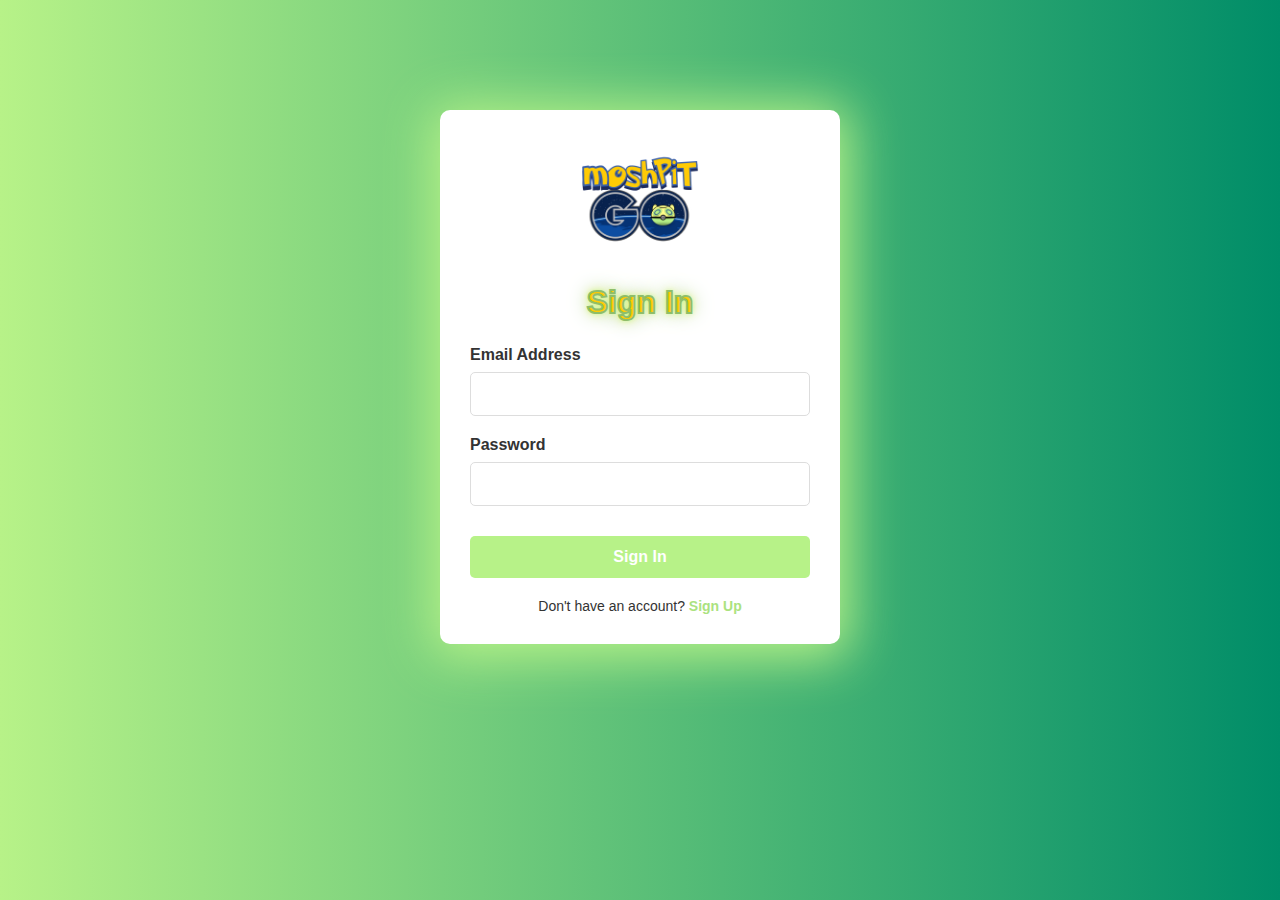
<file: html/signin.html>
<!DOCTYPE html>
<html lang="en">
<head>
    <meta charset="UTF-8">
    <meta name="viewport" content="width=device-width, initial-scale=1.0">
    <title>Pokémon GO - Sign In</title>
    <link rel="stylesheet" href="/css/sign-in-out.css">
</head>
<body>
    <div class="auth-container">
        <img src="/elements/nav_logo.png" alt="Pokémon GO Logo" class="logo">
        <h1>Sign In</h1>
        
        <form id="signinForm">
            <div class="form-group">
                <label for="email">Email Address</label>
                <input type="email" id="email" name="email" required>
                <div class="error-message" id="email-error"></div>
            </div>
            
            <div class="form-group">
                <label for="password">Password</label>
                <input type="password" id="password" name="password" required>
                <div class="error-message" id="password-error"></div>
            </div>
            
            <button type="submit">Sign In</button>
            
            <div class="auth-footer">
                <p>Don't have an account? <a href="signup.html">Sign Up</a></p>
                <div class="error-message" id="auth-error"></div>
            </div>
        </form>
    </div>

    <script>
        document.getElementById('signinForm').addEventListener('submit', function(e) {
            e.preventDefault();
            
            // Reset errors
            resetErrors();
            
            // Get form values
            const email = document.getElementById('email').value.trim();
            const password = document.getElementById('password').value;
            
            // Basic validation
            let isValid = true;
            
            if (!validateEmail(email)) {
                showError('email-error', 'Please enter a valid email');
                isValid = false;
            }
            
            if (password.length < 6) {
                showError('password-error', 'Password must be at least 6 characters');
                isValid = false;
            }
            
            if (!isValid) return;
            
            // Check if user exists
            const users = JSON.parse(localStorage.getItem('pokemonGoUsers')) || [];
            const user = users.find(u => u.email === email && u.password === password);
            
            // In the signinForm submit handler
            if (user) {
            // Store current user session
                localStorage.setItem('currentUser', JSON.stringify(user));
                window.location.href = 'home.html'; // Changed from profile.html to index.html
            } else {
                showError('auth-error', 'Account not found. Please sign up.');
            }
        });
        
        function resetErrors() {
            document.querySelectorAll('.error-message').forEach(el => {
                el.textContent = '';
                el.style.display = 'none';
            });
        }
        
        function showError(id, message) {
            const el = document.getElementById(id);
            el.textContent = message;
            el.style.display = 'block';
        }
        
        function validateEmail(email) {
            const re = /^[^\s@]+@[^\s@]+\.[^\s@]+$/;
            return re.test(email);
        }
    </script>
</body>
</html>
</file>
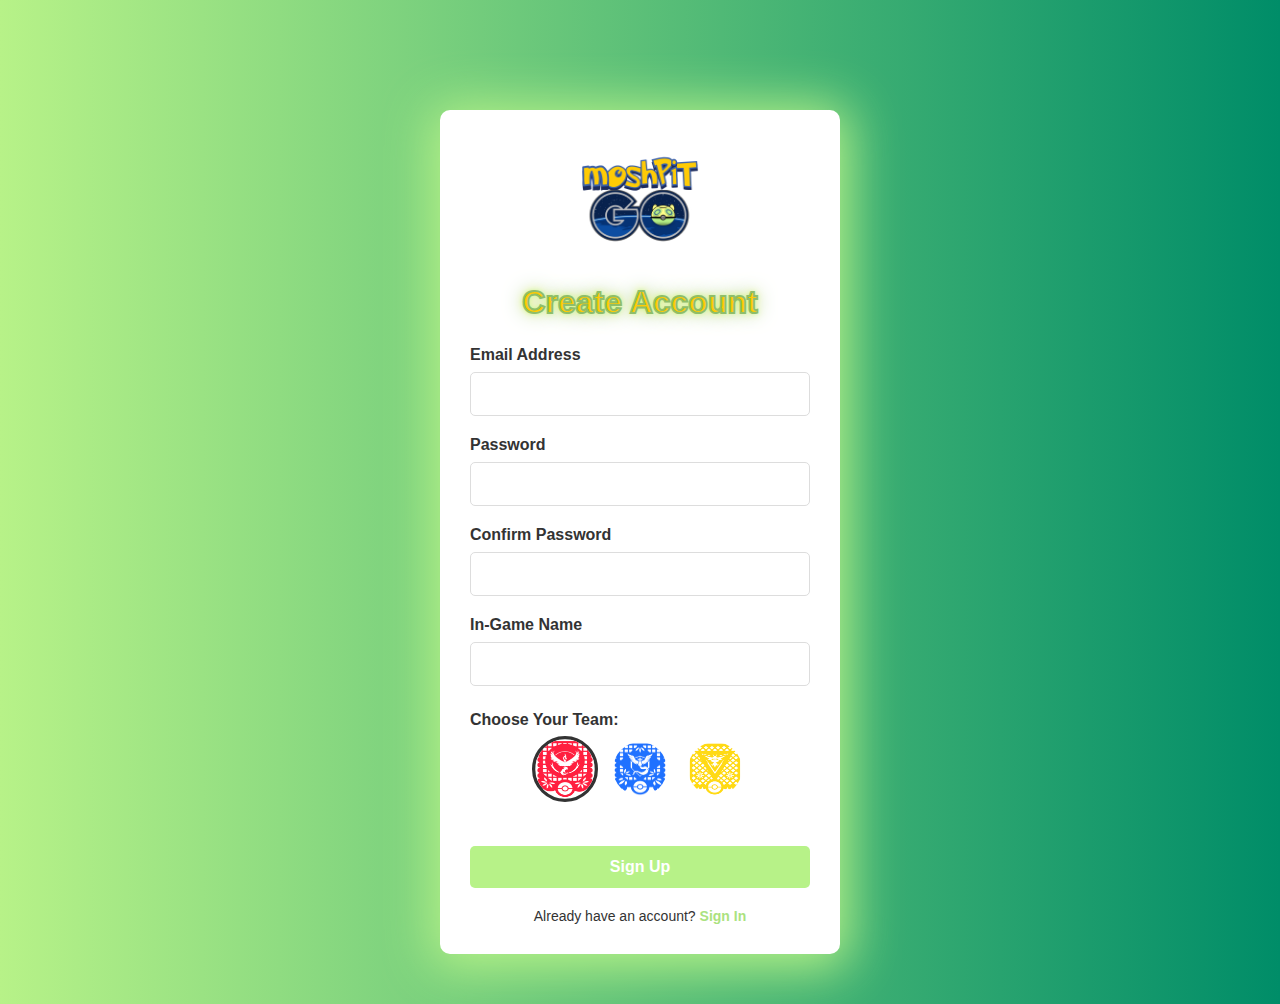
<file: html/signup.html>
<!DOCTYPE html>
<html lang="en">
<head>
    <meta charset="UTF-8">
    <meta name="viewport" content="width=device-width, initial-scale=1.0">
    <title>Pokémon GO - Sign Up</title>
    <link rel="stylesheet" href="/css/sign-in-out.css">
</head>
<body>
    <div class="auth-container">
        <img src="/elements/nav_logo.png" alt="Pokémon GO Logo" class="logo">
        <h1>Create Account</h1>
        
        <form id="signupForm">
            <div class="form-group">
                <label for="email">Email Address</label>
                <input type="email" id="email" name="email" required>
                <div class="error-message" id="email-error"></div>
            </div>
            
            <div class="form-group">
                <label for="password">Password</label>
                <input type="password" id="password" name="password" required>
                <div class="error-message" id="password-error"></div>
            </div>
            
            <div class="form-group">
                <label for="confirm-password">Confirm Password</label>
                <input type="password" id="confirm-password" name="confirm-password" required>
                <div class="error-message" id="confirm-error"></div>
            </div>
            
            <div class="form-group">
                <label for="ign">In-Game Name</label>
                <input type="text" id="ign" name="ign" required>
                <div class="error-message" id="ign-error"></div>
            </div>
            
            <div class="form-group team-selection">
                <label>Choose Your Team:</label>
                <div class="team-options">
                    <label class="team-option valor">
                        <input type="radio" name="team" value="valor" checked>
                        <img src="/elements/valor.png" alt="Valor">
                    </label>
                    <label class="team-option mystic">
                        <input type="radio" name="team" value="mystic">
                        <img src="/elements/mystic.png" alt="Mystic">
                    </label>
                    <label class="team-option instinct">
                        <input type="radio" name="team" value="instinct">
                        <img src="/elements/instinct.png" alt="Instinct">
                    </label>
                </div>
            </div>
            
            <button type="submit">Sign Up</button>
            
            <div class="auth-footer">
                <p>Already have an account? <a href="signin.html">Sign In</a></p>
            </div>
        </form>
    </div>

    <script>
        document.getElementById('signupForm').addEventListener('submit', function(e) {
            e.preventDefault();
            resetErrors();
            
            // Get form values
            const email = document.getElementById('email').value.trim();
            const password = document.getElementById('password').value;
            const confirmPassword = document.getElementById('confirm-password').value;
            const ign = document.getElementById('ign').value.trim();
            const team = document.querySelector('input[name="team"]:checked').value;
            
            // Validation
            let isValid = true;
            
            if (!validateEmail(email)) {
                showError('email-error', 'Invalid email address');
                isValid = false;
            }
            
            if (password.length < 6) {
                showError('password-error', 'Password must be 6+ characters');
                isValid = false;
            }
            
            if (password !== confirmPassword) {
                showError('confirm-error', 'Passwords do not match');
                isValid = false;
            }
            
            if (ign.length < 3) {
                showError('ign-error', 'IGN must be 3+ characters');
                isValid = false;
            }
            
            if (!isValid) return;
            
            // Check if email already exists
            const users = JSON.parse(localStorage.getItem('pokemonGoUsers')) || [];
            if (users.some(u => u.email === email)) {
                showError('email-error', 'Email already registered');
                return;
            }
            
            // Create new user
            const newUser = {
                email,
                password,
                ign,
                team,
                playerId: generatePlayerId(),
                joinDate: new Date().toLocaleDateString(),
                level: 1,
                coins: 100
            };
            
            // Save user
            users.push(newUser);
            localStorage.setItem('pokemonGoUsers', JSON.stringify(users));
            localStorage.setItem('currentUser', JSON.stringify(newUser));

            window.location.href = 'home.html';;
        });
        
        function generatePlayerId() {
            return Array.from({length: 3}, () => 
                Math.floor(1000 + Math.random() * 9000)
            ).join(' ');
        }
        
        // Helper functions (same as sign in page)
        function resetErrors() {
            document.querySelectorAll('.error-message').forEach(el => {
                el.textContent = '';
                el.style.display = 'none';
            });
        }
        
        function showError(id, message) {
            const el = document.getElementById(id);
            el.textContent = message;
            el.style.display = 'block';
        }
        
        function validateEmail(email) {
            const re = /^[^\s@]+@[^\s@]+\.[^\s@]+$/;
            return re.test(email);
        }
    </script>
</body>
</html>
</file>
<file: css/sign-in-out.css>
/* Base Styles */
* {
    box-sizing: border-box;
    margin: 0;
    padding: 0;
    font-family: 'Segoe UI', Tahoma, Geneva, Verdana, sans-serif;
}

body {
    background-color: #f5f5f5;
    color: #333;
}

/* SignUp Form Styles (New Addition) */
#SignUp {
    background-color: white;
    padding: 2rem;
    border-radius: 10px;
    box-shadow: 0 5px 15px rgba(0,0,0,0.1);
    width: 100%;
    max-width: 400px;
    margin: 50px auto;
}

#SignUp h1 {
    color: #8FBE69; /* dark green */
    text-align: center;
    margin-bottom: 1.5rem;
}

#SignUp .form-group {
    margin-bottom: 1.2rem;
    text-align: left;
}

#SignUp .form-group label {
    display: block;
    margin-bottom: 0.5rem;
    color: #555;
    font-weight: 600;
}

#SignUp .form-group input {
    width: 100%;
    padding: 12px;
    border: 1px solid #ddd;
    border-radius: 5px;
    font-size: 16px;
    transition: border-color 0.3s;
}

#SignUp .form-group input:focus {
    outline: none;
    border-color: #8FBE69; /* dark green */
}

#SignUp #register-btn {
    background-color: #8FBE69; /* dark green */
    color: white;
    border: none;
    padding: 12px;
    font-size: 16px;
    font-weight: 600;
    border-radius: 5px;
    cursor: pointer;
    width: 100%;
    transition: background-color 0.3s;
}

#SignUp #register-btn:hover {
    background-color: #b7f288; /* lighter green */
}

/* Auth Pages (Existing) */
.auth-container {
    max-width: 400px;
    margin: 50px auto;
    padding: 30px;
    background: white;
    border-radius: 10px;
    box-shadow: 0 5px 50px 10px #b7f288;
    text-align: center;
}

/* Auth Pages */
.auth-container {
    max-width: 400px;
    margin: 50px auto;
    padding: 30px;
    background: white;
    border-radius: 10px;
    box-shadow:0 5px 50px 10px #b7f288;
    text-align: center;
}

.auth-container .logo {
    width: 120px;
    margin-bottom: 20px;
}

.auth-container h1 {
    margin-bottom: 25px;
    font-weight: 800;
    text-shadow: 
        0 0 5px #b7f288, 
        0 0 10px #fefe8a, 
        0 0 20px #8FBE69; 
    -webkit-text-stroke: 2px #8FBE69; 
    color: #FFCB05;
}

.form-group {
    margin-bottom: 20px;
    text-align: left;
}

.form-group label {
    display: block;
    margin-bottom: 8px;
    font-weight: 600;
}

.form-group input {
    width: 100%;
    padding: 12px;
    border: 1px solid #ddd;
    border-radius: 5px;
    font-size: 16px;
}
.navbar {
    background:linear-gradient(to right, #b7f288, #fefe8a );
    box-shadow: 0 4px 6px rgba(0, 0, 0, 0.1);
    z-index: 1050; /* Ensure it stays above all elements */
    padding: 15px 50px;
}

/* Navbar Brand (Logo) */
.navbar-brand img {
    width: 120px;
}

/* Navigation Links */
.navbar-nav .nav-link {
    color: #4b4a54 !important;
    font-size: 16px;
    transition: color 0.3s ease;
}

.navbar-nav .nav-link:hover {
    color: #4aa102 !important; /* Pokémon Yellow */
    text-shadow: 0px 0px 5px rgba(4, 172, 26, 0.7);
}

button {
    width: 100%;
    padding: 12px;
    background-color: #b7f288 ;
    color: white;
    border: none;
    border-radius: 5px;
    font-size: 16px;
    font-weight: 600;
    cursor: pointer;
    margin-top: 10px;
}

button:hover {
    background-color: #8FBE69;
}

.error-message {
    color: #e74c3c;
    font-size: 14px;
    margin-top: 5px;
    display: none;
}

.auth-footer {
    margin-top: 20px;
    font-size: 14px;
}

.auth-footer a {
    color: #abe27f;
    text-decoration: none;
    font-weight: 600;
}

/* Team Selection */
.team-selection {
    margin: 25px 0;
}

.team-options {
    display: flex;
    justify-content: center;
    gap: 15px;
    margin-top: 10px;
}

.team-option {
    cursor: pointer;
}

.team-option img {
    width: 60px;
    height: 60px;
    border-radius: 50%;
    border: 3px solid transparent;
    transition: all 0.3s;
}

.team-option input:checked + img {
    border-color: #333;
    transform: scale(1.1);
}

.team-option input {
    display: none;
}


/* Ensure content doesn't hide behind navbar */
body {
    padding-top: 60px;
    background: linear-gradient(to right, #b7f288, #008d68 );
}

@media (max-width: 768px) {
    .profile-container {
        flex-direction: column;
        text-align: center;
        padding-top: 100px;
    }

    .avatar {
        left: 50%;
        transform: translateX(-50%);
    }

    .profile-info {
        padding-left: 0;
        text-align: center;
    }

    .level-container {
        justify-content: center;
    }

    .poke-coins {
        margin: 20px auto;
    }

    .cards-container {
        grid-template-columns: 1fr;
    }
}

/* Responsive adjustments */
@media (max-width: 768px) {
    .profile-container {
        flex-direction: column;
        text-align: center;
        padding-top: 80px;
    }
    
    .avatar {
        left: 50%;
        transform: translateX(-50%);
    }
    
    .profile-info {
        padding-left: 0;
        text-align: center;
    }
    
    .level-container {
        justify-content: center;
    }
    
    .poke-coins {
        justify-content: center;
        padding-right: 0;
        margin-top: 15px;
    }
    
    .friend-card, .friend-card1 {
        width: 150px;
    }
}

@media (max-width: 480px) {
    #SignUp {
        padding: 1.5rem;
        margin: 50px 1rem;
    }
}
</file>
